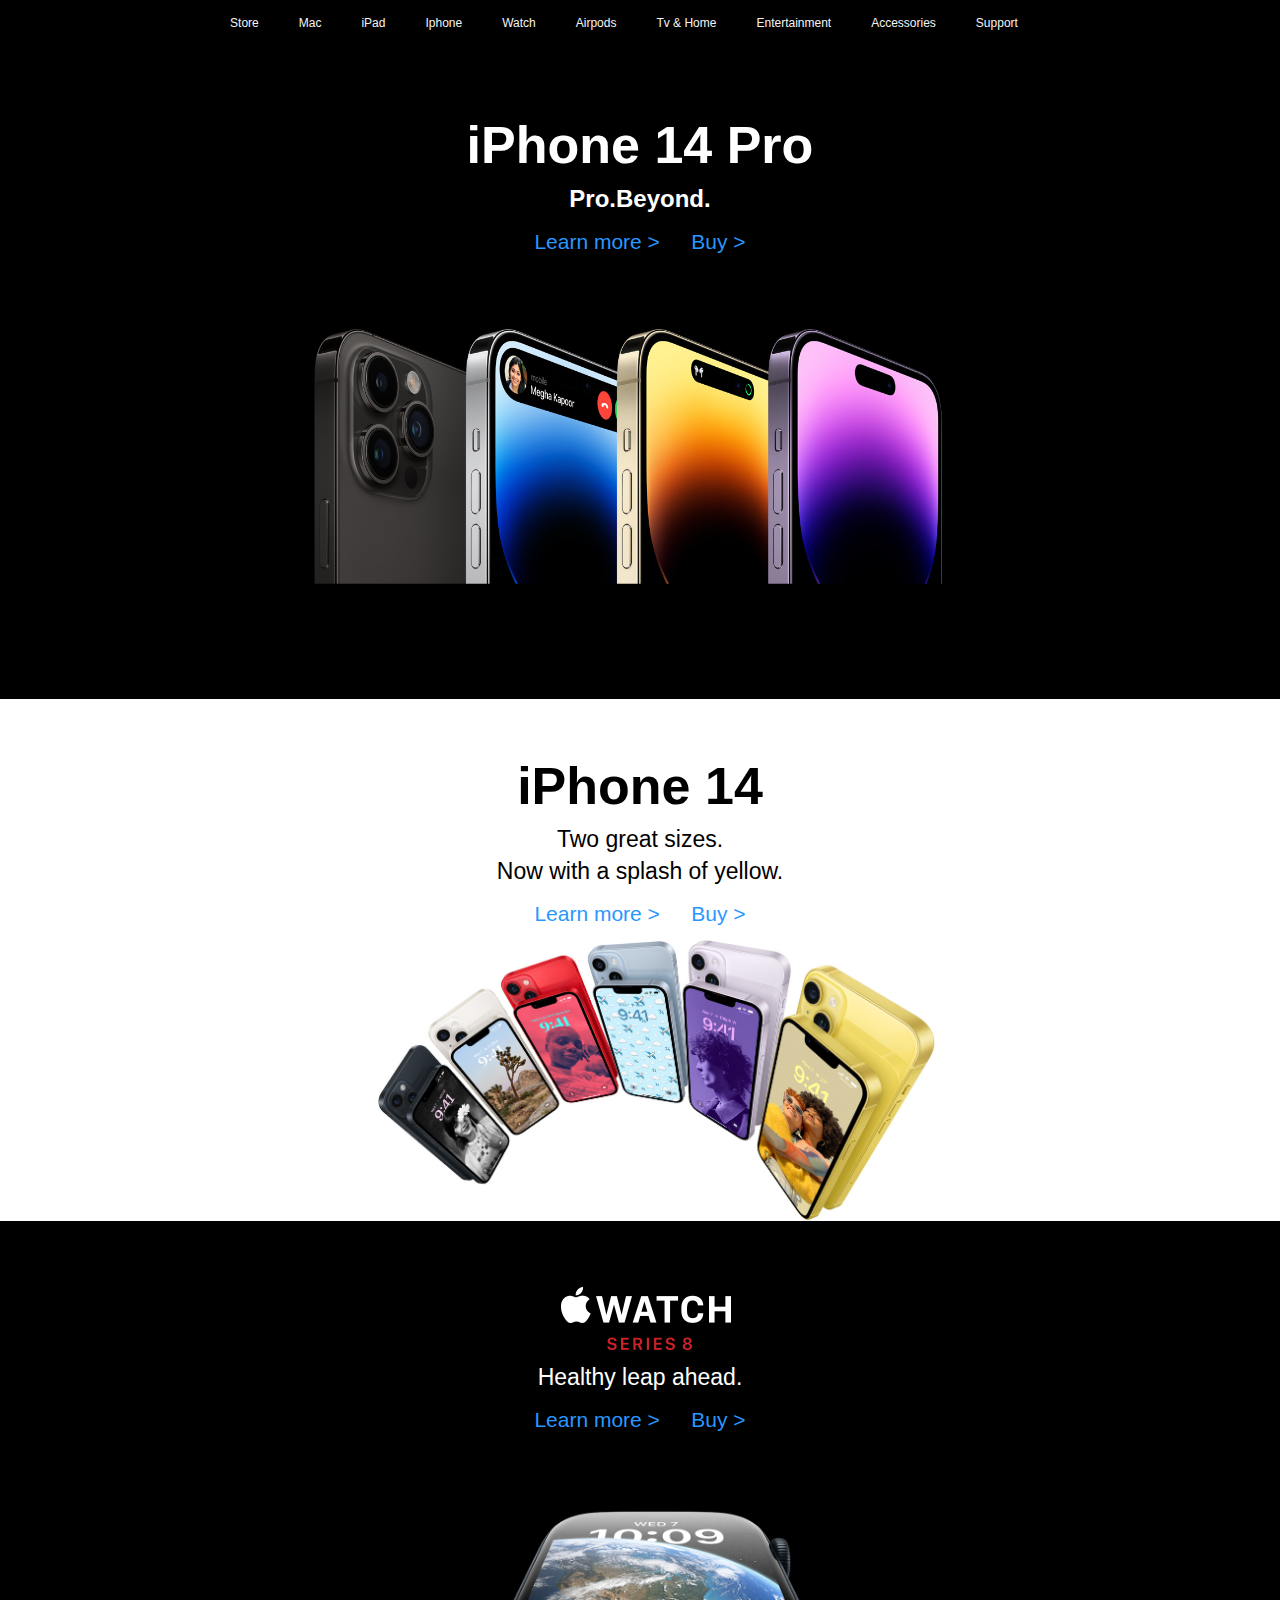
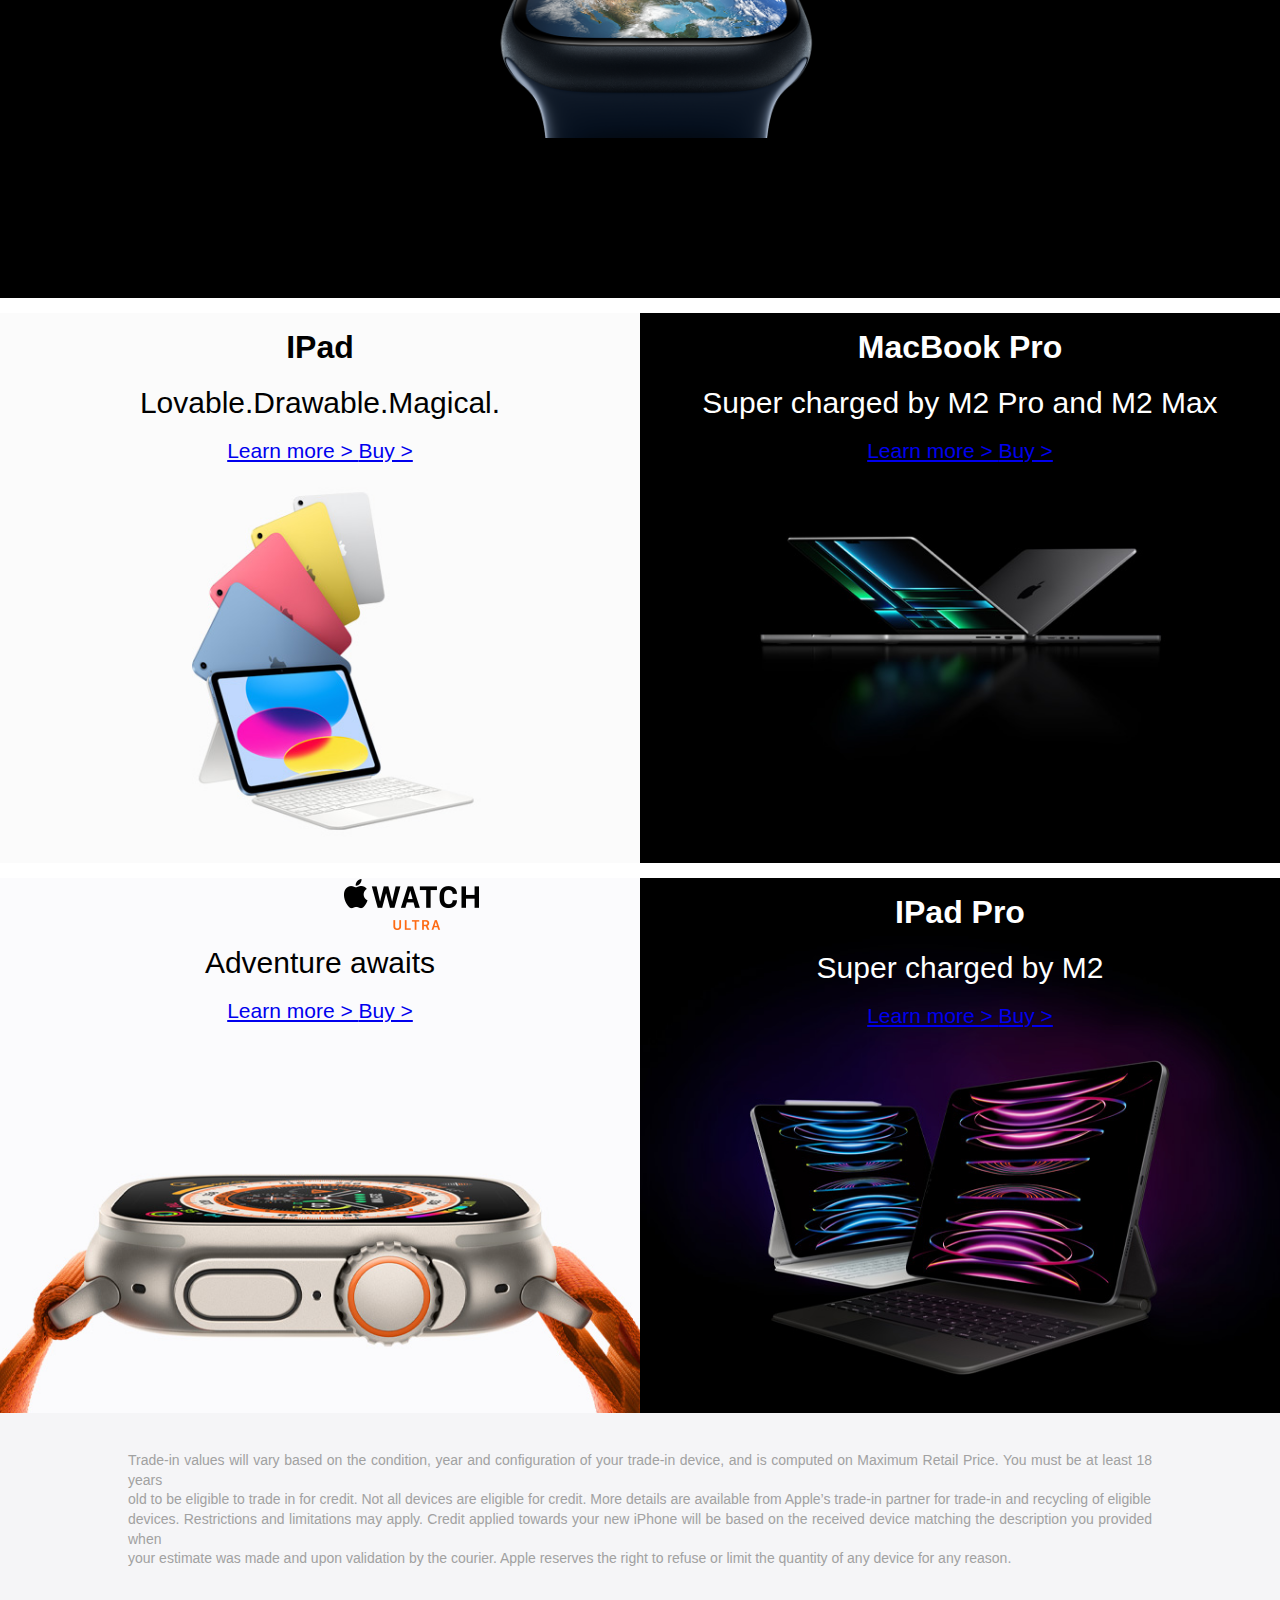
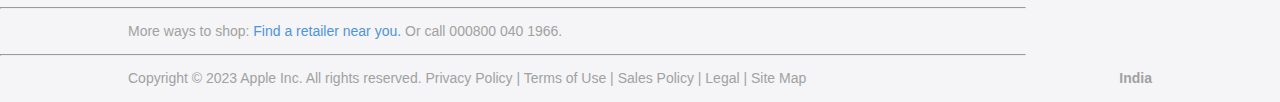
<file: index.html>
<html lang="en">
<head>
    <meta charset="UTF-8">
    <meta http-equiv="X-UA-Compatible" content="IE=edge">
    <meta name="viewport" content="width=device-width, initial-scale=1.0">
    <title>Apple</title>
    <link rel="stylesheet" href="style.css">
    <link rel="stylesheet" href="https://cdnjs.cloudflare.com/ajax/libs/font-awesome/6.1.1/css/all.min.css" integrity="sha512-KfkfwYDsLkIlwQp6LFnl8zNdLGxu9YAA1QvwINks4PhcElQSvqcyVLLD9aMhXd13uQjoXtEKNosOWaZqXgel0g==" crossorigin="anonymous" referrerpolicy="no-referrer" />
</head>
<body>
    <nav class="navi">
        <i class="fa-brands fa-apple"></i>
        <ul>
            <li><a href="">Store</a></li>
            <li><a href="">Mac</a></li>
            <li><a href="">iPad</a></li>
            <li><a href="">Iphone</a></li>
            <li><a href="">Watch</a></li>
            <li><a href="">Airpods</a></li>
            <li><a href="">Tv & Home</a></li>
            <li><a href="">Entertainment</a></li>
            <li><a href="">Accessories</a></li>
            <li><a href="">Support</a></li>
        </ul>
        <div class="icon">
            <i class="fa-solid fa-magnifying-glass"></i>
        </div>
        <div class="shopping">
            <i class="fa-solid fa-bag-shopping"></i>
        </div>


    </nav>
    <div class="main">
        <div class="Pro">
            <h1>iPhone 14 Pro</h1>
        </div>
        <div class="pre">
            <h2>Pro.Beyond.</h2>
        </div>
        <div>  
             <div class="links">
                    <a href="#" class="custom">Learn more > </a>
                    <a href="#" class="demo">Buy > </a>         
             </div>

        <div class="photo">
            <img  class="iphone14propic"  src="/hero__cj6i78tzkp8i_large.jpg" alt="">

        </div>
    </div>
    


    <div class="main1">
        <div class="Pro1">
            <h1>iPhone 14 </h1>
        </div>
        <div class="pre1">
            <p class="iphone14para">Two great sizes.<br>Now with a splash of yellow.</p>
        </div>
        <div>  
             <div class="links">
                    <a href="#" class="custom">Learn more > </a>
                    <a href="#" class="demo">Buy > </a>         
             </div>

        <div class="photo1">
            <img class="pic2"   src="hero__8s11vde2gqaq_large.jpg" alt="">

        </div>
    </div>
</div>


<div class="main2">
    <div class="Pro2" >
        <img class="iwatch" src="logo_watch_series_8__bold89dmm38i_large.png" alt="">
    </div>
    <div class="pre1">
        <p class="iwatchs">Healthy leap ahead.</p>
    </div>
    <div>  
         <div class="links">
                <a href="#" class="custom">Learn more > </a>
                <a href="#" class="demo">Buy > </a>         
         </div>

    <div class="photo2">
        <img class="pic2"   src="gps-lte__de35dernyje6_og.png" alt="">

    </div>
    </div>
</div>

<div class="grid">

    <div class="image1">

        <h1 style="text-align: center; margin-top: 12px;">IPad</h1>
        <p style="text-align: center; margin-top: 12px; font-size: 30px;">Lovable.Drawable.Magical.</p>

        <div class="links1">


            <a href="#" class="custom">Learn more > </a>
            <a href="#" class="demo">Buy > </a>         
     </div>

    </div>

    <div class="image2">
        <h1 style="text-align: center; margin-top: 12px; color: white;">MacBook Pro</h1>
        <p style="text-align: center; margin-top: 12px; font-size: 30px; color: white;">Super charged by M2 Pro and M2 Max</p>
        
        <div class="links1">
            <a href="#" class="custom">Learn more > </a>
            <a href="#" class="demo">Buy > </a>         
     </div>
    </div>

</div>

<div class="grid">

    <div class="image11">

        <img style="margin-left:343px;" src="promo_logo_apple_watch_ultra__ebzaahharnue_large.png" alt="">
        <p style="text-align: center; margin-top: 12px; font-size: 30px;">Adventure awaits</p>

        <div class="links1">


            <a href="#" class="custom">Learn more > </a>
            <a href="#" class="demo">Buy > </a>         
     </div>

    </div>

    <div class="image22">
        <h1 style="text-align: center; margin-top: 12px; color: white;">IPad Pro</h1>
        <p style="text-align: center; margin-top: 12px; font-size: 30px; color: white;">Super charged by M2</p>
        
        <div class="links1">
            <a href="#" class="custom">Learn more > </a>
            <a href="#" class="demo">Buy > </a>         
     </div>
    </div>

</div>


<footer>
    <div class = "footer">
    <p>Trade-in values will vary based on the condition, year and configuration of your trade-in device, and is computed on Maximum Retail Price. You must be at least 18 years <br> old to be eligible to trade in for credit. Not all devices are eligible for credit. More details are available from Apple’s trade-in partner for trade-in and recycling of eligible <br> devices. Restrictions and limitations may apply. Credit applied towards your new iPhone will be based on the received device matching the description you provided when <br> your estimate was made and upon validation by the courier. Apple reserves the right to refuse or limit the quantity of any device for any reason.
      </p>
      <hr>
      <h4> More ways to shop: <a> Find a retailer near you. </a> Or call 000800 040 1966.</h4>
            <hr>
     <h4>Copyright © 2023 Apple Inc. All rights reserved.      Privacy Policy | Terms of Use | Sales Policy | Legal | Site Map <b> <span style= "float:right"> India </b> <h4>
  </div>
      </footer>
  </div>
  </body>
</html>
     

     



</body>


</html>
</file>
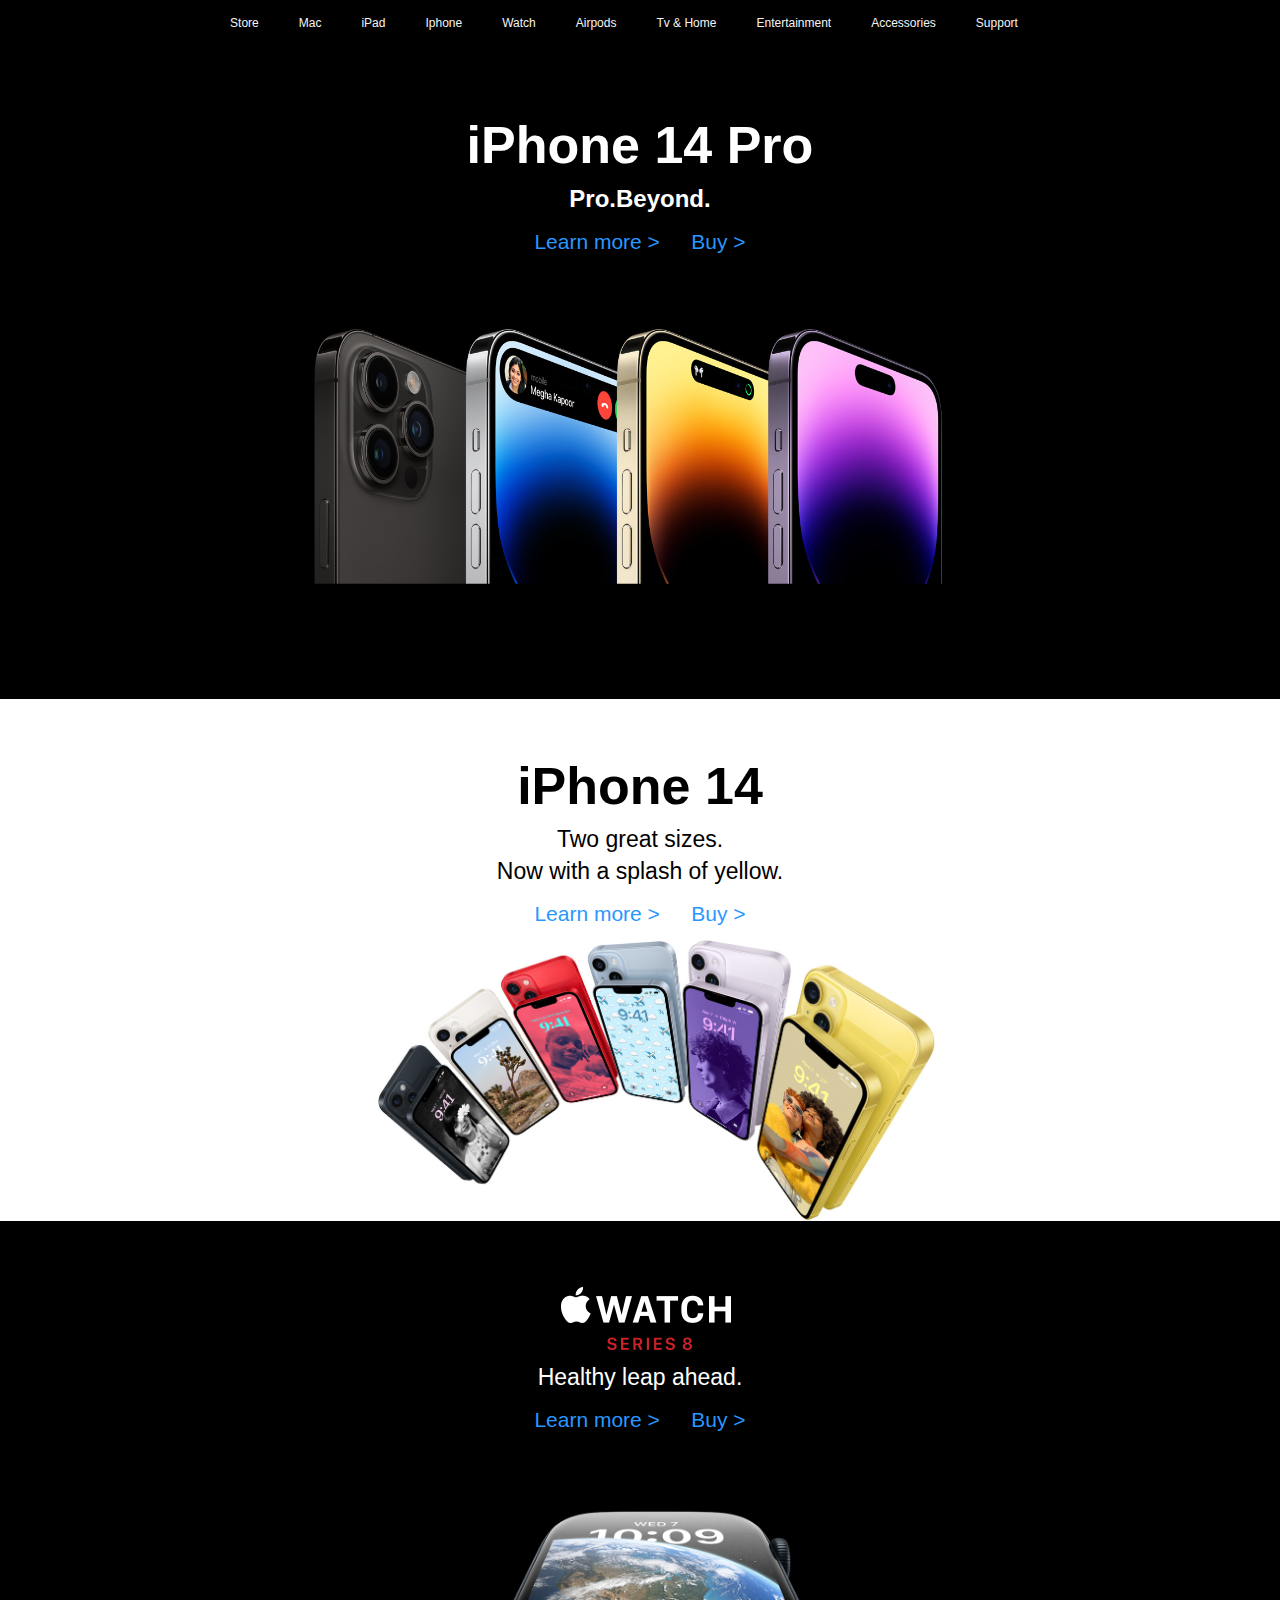
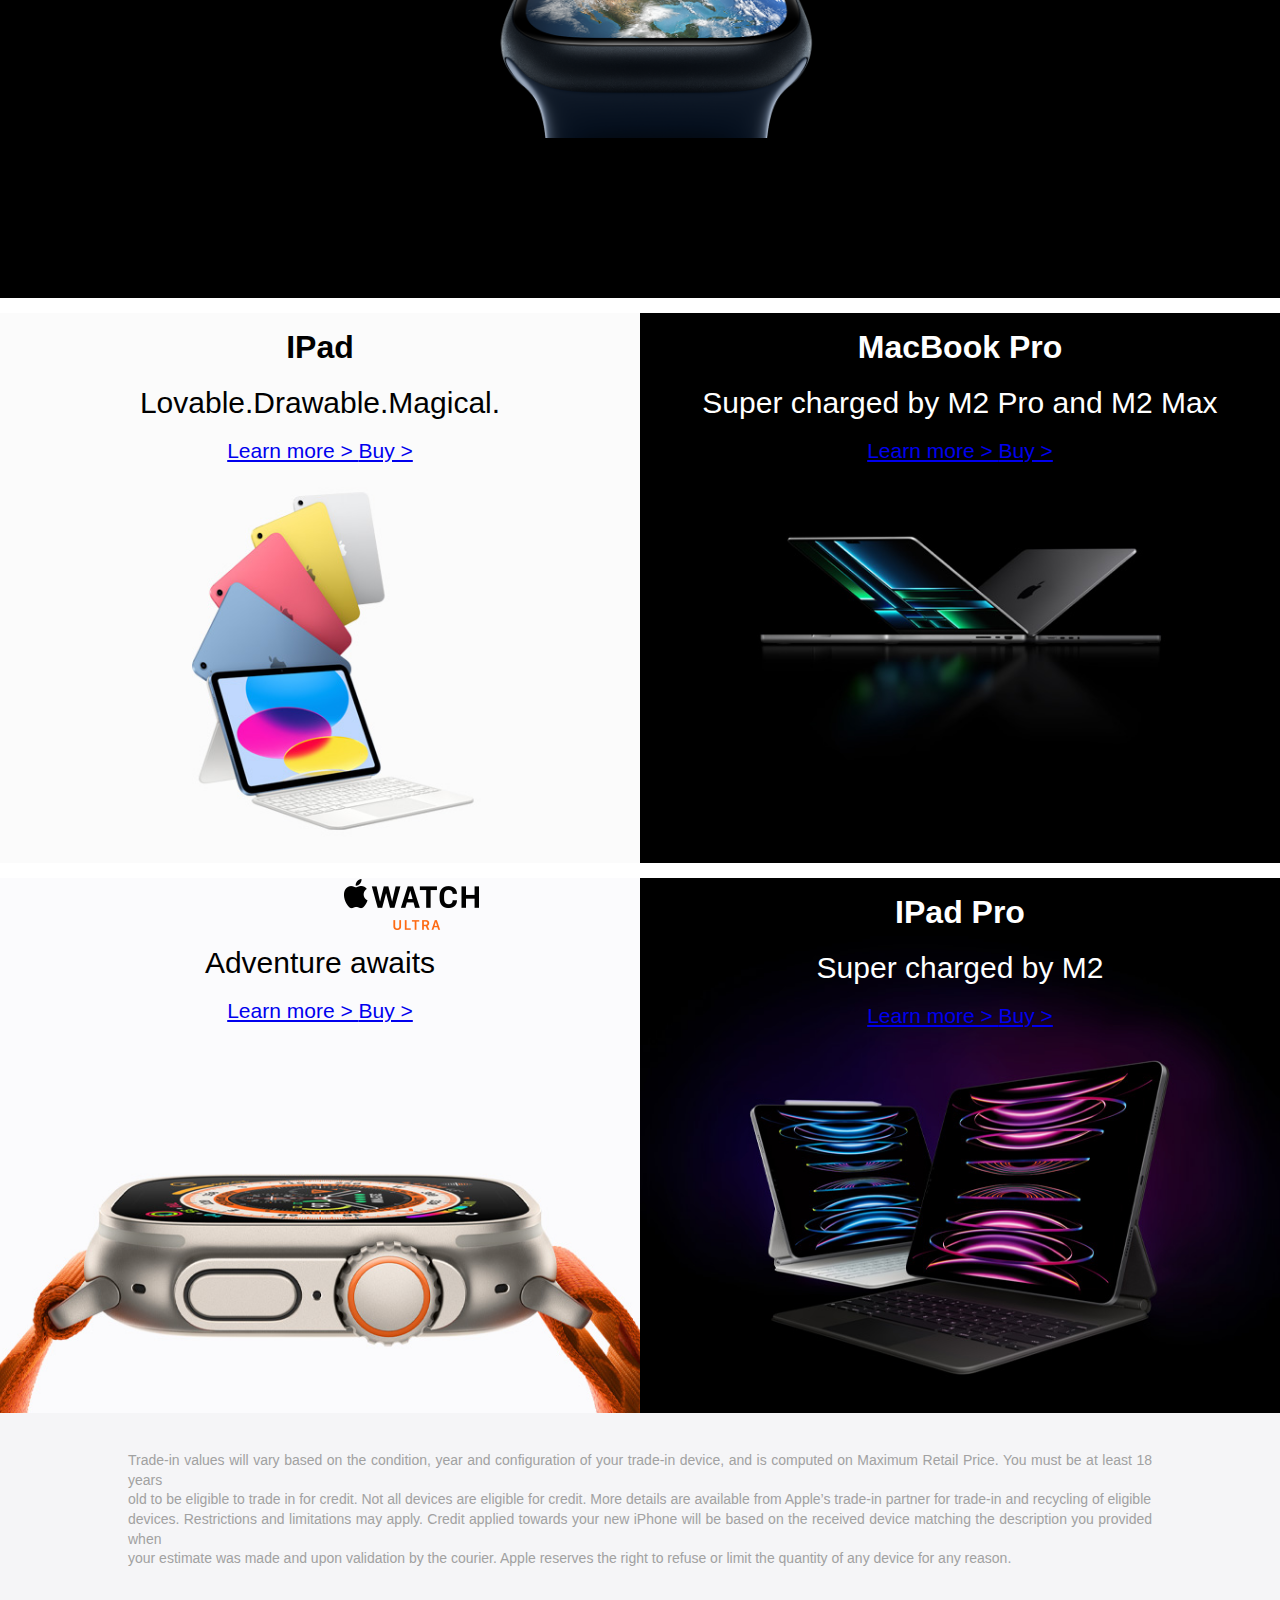
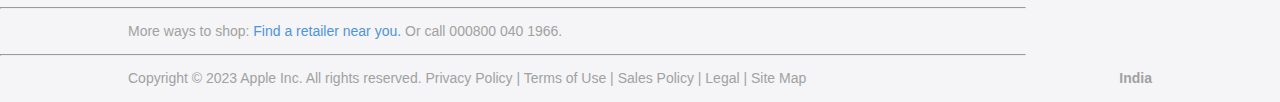
<file: apple.html>
<html lang="en">
<head>
    <meta charset="UTF-8">
    <meta http-equiv="X-UA-Compatible" content="IE=edge">
    <meta name="viewport" content="width=device-width, initial-scale=1.0">
    <title>Apple</title>
    <link rel="stylesheet" href="style.css">
    <link rel="stylesheet" href="https://cdnjs.cloudflare.com/ajax/libs/font-awesome/6.1.1/css/all.min.css" integrity="sha512-KfkfwYDsLkIlwQp6LFnl8zNdLGxu9YAA1QvwINks4PhcElQSvqcyVLLD9aMhXd13uQjoXtEKNosOWaZqXgel0g==" crossorigin="anonymous" referrerpolicy="no-referrer" />
</head>
<body>
    <nav class="navi">
        <i class="fa-brands fa-apple"></i>
        <ul>
            <li><a href="">Store</a></li>
            <li><a href="">Mac</a></li>
            <li><a href="">iPad</a></li>
            <li><a href="">Iphone</a></li>
            <li><a href="">Watch</a></li>
            <li><a href="">Airpods</a></li>
            <li><a href="">Tv & Home</a></li>
            <li><a href="">Entertainment</a></li>
            <li><a href="">Accessories</a></li>
            <li><a href="">Support</a></li>
        </ul>
        <div class="icon">
            <i class="fa-solid fa-magnifying-glass"></i>
        </div>
        <div class="shopping">
            <i class="fa-solid fa-bag-shopping"></i>
        </div>


    </nav>
    <div class="main">
        <div class="Pro">
            <h1>iPhone 14 Pro</h1>
        </div>
        <div class="pre">
            <h2>Pro.Beyond.</h2>
        </div>
        <div>  
             <div class="links">
                    <a href="#" class="custom">Learn more > </a>
                    <a href="#" class="demo">Buy > </a>         
             </div>

        <div class="photo">
            <img  class="iphone14propic"  src="/hero__cj6i78tzkp8i_large.jpg" alt="">

        </div>
    </div>
    


    <div class="main1">
        <div class="Pro1">
            <h1>iPhone 14 </h1>
        </div>
        <div class="pre1">
            <p class="iphone14para">Two great sizes.<br>Now with a splash of yellow.</p>
        </div>
        <div>  
             <div class="links">
                    <a href="#" class="custom">Learn more > </a>
                    <a href="#" class="demo">Buy > </a>         
             </div>

        <div class="photo1">
            <img class="pic2"   src="/hero__8s11vde2gqaq_large.jpg" alt="">

        </div>
    </div>
</div>


<div class="main2">
    <div class="Pro2" >
        <img class="iwatch" src="/logo_watch_series_8__bold89dmm38i_large.png" alt="">
    </div>
    <div class="pre1">
        <p class="iwatchs">Healthy leap ahead.</p>
    </div>
    <div>  
         <div class="links">
                <a href="#" class="custom">Learn more > </a>
                <a href="#" class="demo">Buy > </a>         
         </div>

    <div class="photo2">
        <img class="pic2"   src="/gps-lte__de35dernyje6_og.png" alt="">

    </div>
    </div>
</div>

<div class="grid">

    <div class="image1">

        <h1 style="text-align: center; margin-top: 12px;">IPad</h1>
        <p style="text-align: center; margin-top: 12px; font-size: 30px;">Lovable.Drawable.Magical.</p>

        <div class="links1">


            <a href="#" class="custom">Learn more > </a>
            <a href="#" class="demo">Buy > </a>         
     </div>

    </div>

    <div class="image2">
        <h1 style="text-align: center; margin-top: 12px; color: white;">MacBook Pro</h1>
        <p style="text-align: center; margin-top: 12px; font-size: 30px; color: white;">Super charged by M2 Pro and M2 Max</p>
        
        <div class="links1">
            <a href="#" class="custom">Learn more > </a>
            <a href="#" class="demo">Buy > </a>         
     </div>
    </div>

</div>

<div class="grid">

    <div class="image11">

        <img style="margin-left:343px;" src="/promo_logo_apple_watch_ultra__ebzaahharnue_large.png" alt="">
        <p style="text-align: center; margin-top: 12px; font-size: 30px;">Adventure awaits</p>

        <div class="links1">


            <a href="#" class="custom">Learn more > </a>
            <a href="#" class="demo">Buy > </a>         
     </div>

    </div>

    <div class="image22">
        <h1 style="text-align: center; margin-top: 12px; color: white;">IPad Pro</h1>
        <p style="text-align: center; margin-top: 12px; font-size: 30px; color: white;">Super charged by M2</p>
        
        <div class="links1">
            <a href="#" class="custom">Learn more > </a>
            <a href="#" class="demo">Buy > </a>         
     </div>
    </div>

</div>


<footer>
    <div class = "footer">
    <p>Trade-in values will vary based on the condition, year and configuration of your trade-in device, and is computed on Maximum Retail Price. You must be at least 18 years <br> old to be eligible to trade in for credit. Not all devices are eligible for credit. More details are available from Apple’s trade-in partner for trade-in and recycling of eligible <br> devices. Restrictions and limitations may apply. Credit applied towards your new iPhone will be based on the received device matching the description you provided when <br> your estimate was made and upon validation by the courier. Apple reserves the right to refuse or limit the quantity of any device for any reason.
      </p>
      <hr>
      <h4> More ways to shop: <a> Find a retailer near you. </a> Or call 000800 040 1966.</h4>
            <hr>
     <h4>Copyright © 2023 Apple Inc. All rights reserved.      Privacy Policy | Terms of Use | Sales Policy | Legal | Site Map <b> <span style= "float:right"> India </b> <h4>
  </div>
      </footer>
  </div>
  </body>
</html>
     

     



</body>


</html>
</file>
<file: style.css>
*{
    margin: 0;
    padding: 0;
}
body{
    background-color:black;
    display: block;
    line-height: 1.4;  
    font-family:"SF Pro Text","Myriad Set Pro","SF Pro Icons","Helvetica Neue","Helvetica","Arial",sans-serif ;
}

nav{
    display: flex;
    height: 45px;
    align-items: center;
    text-align: center;
    justify-content: center;


}
ul{
    display: flex;

}
 ul{
    text-decoration: none;
    list-style: none;
}

 ul li a{
    padding: 20px;
    color: whitesmoke;
    text-decoration: none;
    list-style: none;
    font-size: 12px;
    font-family: inherit;
}
 ul li a:hover{
    color:whitesmoke
}
i{
    color: white;
    padding: 16px;
}

.Pro{
    color: white;
    text-align: center;
    margin-top: 5%;
    font-family:'San Francisco', Helvetica, Arial, san-serif;
    font-size: 26;
}
.pre{
    color: white;
    text-align: center;
    
    
}
.photo{
    margin-left: 13%;
    height: 60%;
    
    
    
 }


.bg{
    background-color:white;

}
.links .custom{
    
    text-decoration: none;
    color:#2997ff
    
  
}
.links .demo{
    padding-left: 2%;
    text-decoration: none;
    color:#2997ff
}
.links{
    
    margin-top:12;
    text-align: center;
    font-family:"Arial";
    font-size: 21;
}
.main{
    margin-top: 0;
    background-color: black;
    height: 70%;
}
.main1{
    margin-top: 0;
    background-color: white;
    
}
.Pro1{
    color: black;
    text-align: center;
    margin-top: 5%;
    font-family:'San Francisco', Helvetica, Arial, san-serif;
    font-size: 26;
    padding-top: 4%;
}
.pre1{
    color: black;
    text-align: center;
}
.photo1{
    margin-left: 13%;
    

}

.pic2{
    width: 50%;
    padding-left: 19%;
    margin-top: 1%;
    
}
.iphone14para{
    font-family:'San Francisco', Helvetica, Arial, san-serif;
    font-size: 23;
    font-style: bold;
    
}
.iphone14propic{
    width: 57.2%;
    padding-left: 13%;
   
}
.main2{
    margin-bottom: 160px;
    background-color:black;
    height: 82%;
}
.photo2{
    margin-left: 13%;
}
.iwatch{  
    margin-top: 5%;
    padding-left: 43.7%;
}
.iwatchs{
    font-family:'San Francisco', Helvetica, Arial, san-serif;
    font-size: 23;
    font-style: bold;
    color: white;
    margin-top: 9;
}

.category {
    display: flex;
    background-color: white;
}
.category .box {
    text-align: center;
    height: 80vh;
    width: 50%;
    margin: 10px;
    background-size: cover;
    padding-top: 20px;
    color: white;
}
.category .box a { 
    text-decoration: none;
    font-size: 14pt;
    padding-top: 20px;
}
#box1 {
    background-image: url('hero__ecv967jz1y82_large.jpg');
    
    
}

#box2 {
    background-image: url('hero_intro_endframe__e6khcva4hkeq_large.jpg');
    color: black;
}

.grid{
    display: grid;
    grid-template-columns: 1fr 1fr;
    height: 550px;
    margin-top: 15px;
    background-color: white;
}

.image1{
    background: url(promo_ipad__fioegapg12qi_large.jpg);
    height: 550px;
    object-fit: fill;
    background-repeat: no-repeat;
    background-position: center;
    background-size: cover;
    margin-top: 15px;
}
.image2{
    background: url(promo_mbp_preorder__faqgyfz56umq_large.jpg);
    height: 550px;
    object-fit: fill;
    background-repeat: no-repeat;
    background-position: center;
    background-size: cover;
    margin-top: 15px;

}
    .image11{
        background: url(promo_apple_watch_ultra__gnsqulvdc4a6_large.jpg);
        height: 550px;
        object-fit: fill;
        background-repeat: no-repeat;
        background-position: center;
        background-size: cover;
        margin-top: 15px;
    }
    .image22{
        background: url(promo_ipadpro__ch217v9v7no2_large.jpg);
        height: 550px;
        object-fit: fill;
        background-repeat: no-repeat;
        background-position: center;
        background-size: cover;
        margin-top: 15px;
}

.links1{
     margin-top:12;
    text-align: center;
    font-family: 'Trebuchet MS', 'Lucida Sans Unicode', 'Lucida Grande', 'Lucida Sans', Arial, sans-serif;
    font-size: 21;
}

.footer{
    font-size:14px;
    display: inline-block;
    background-color :#f5f5f7;
    font-family: "Arial";
    width: 100%;
  }
  
  .footer p{
    margin-top:3%;
    margin-bottom:3%;
    margin-left:10%;
    margin-right:10%;
    text-align:justify;
    color:#a1a1a1;
  }
  .footer hr{
    color:#a1a1a1;
    width:80%;
    float:center;
    line-height:normal;
  
  }
  .footer a{
    color:#4e94db;
    cursor:pointer;
  }
  
  .footer a:hover{
     text-decoration: underline;
  }
  
  footer h4{
    margin-top:1%;
    margin-bottom:1%;
    margin-left:10%;
    margin-right:10%;
    text-align:justify;
    color:#a1a1a1;
    font-family:"Arial";
    font-weight:normal;
  }
</file>
